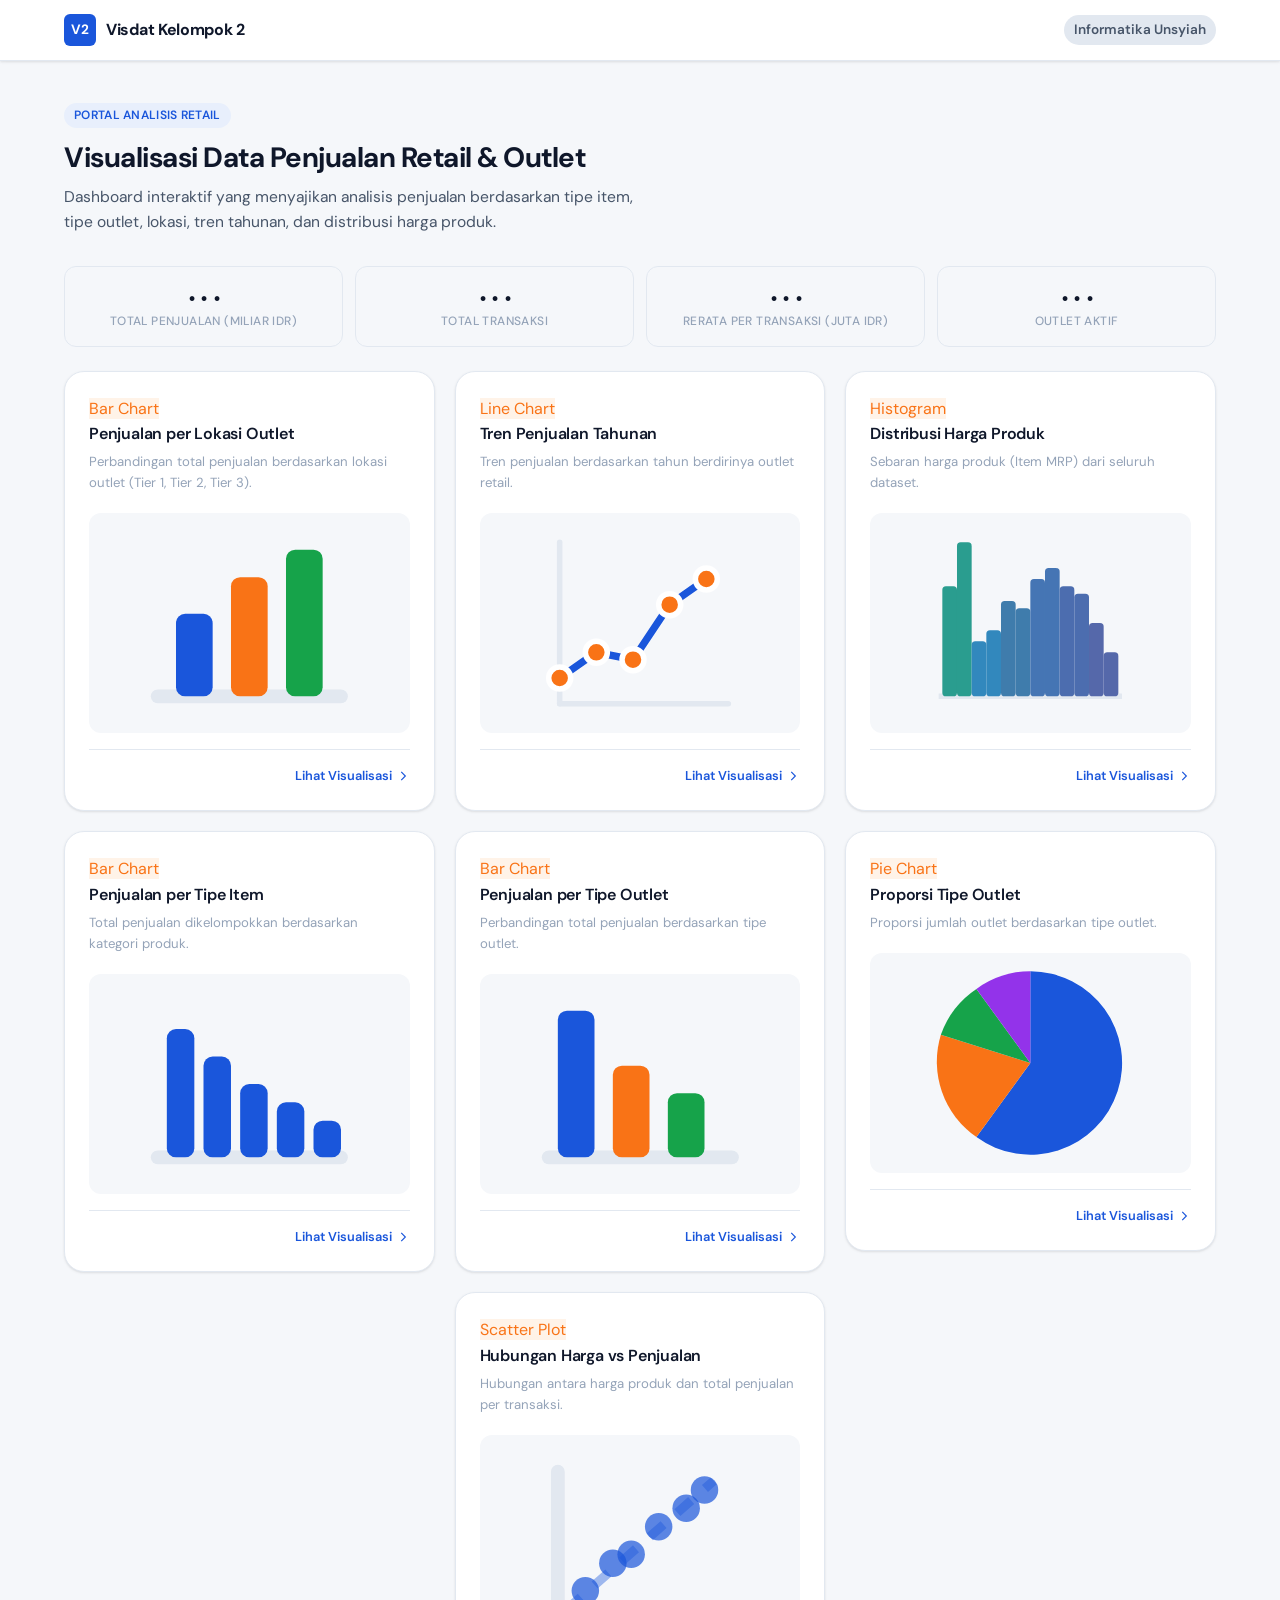
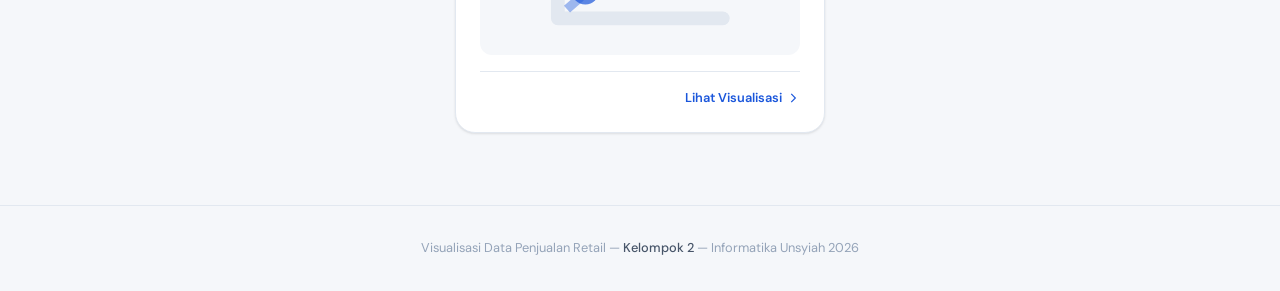
<file: index.html>
<!DOCTYPE html>
<html lang="id">
<head>
  <meta charset="UTF-8" />
  <meta name="viewport" content="width=device-width, initial-scale=1.0" />
  <title>Dashboard Analisis Penjualan Retail — Kelompok 2</title>
  <link rel="stylesheet" href="style.css" />
  <script src="https://d3js.org/d3.v7.min.js"></script>
  <style>
    /* scatter card sendirian → centered */
    .dashboard-grid .card-link:last-child:nth-child(3n+1) {
      grid-column: 2 / 3;
    }
  </style>
</head>
<body>

  <!-- navbar -->
  <nav class="navbar">
    <div class="navbar-inner">
      <a class="navbar-brand" href="index.html">
        <span class="brand-icon">V2</span>
        <span>Visdat Kelompok 2</span>
      </a>
      <span style="font-size: 0.85rem; font-weight: 600; color: var(--text-secondary); background: var(--border); padding: 4px 10px; border-radius: 99px;">
        Informatika Unsyiah
      </span>
    </div>
  </nav>

  <!-- hero -->
  <header class="page-hero fade-in">
    <span class="badge">Portal Analisis Retail</span>
    <h1>Visualisasi Data Penjualan Retail &amp; Outlet</h1>
    <p>Dashboard interaktif yang menyajikan analisis penjualan berdasarkan tipe item, tipe outlet, lokasi, tren tahunan, dan distribusi harga produk.</p>
  </header>

  <!-- stats -->
  <div class="page-wrapper fade-in">
    <div class="stats-row">
      <div class="stat-item">
        <div id="stat-total-sales" class="stat-value">...</div>
        <div class="stat-label">Total Penjualan (Miliar IDR)</div>
      </div>
      <div class="stat-item">
        <div id="stat-total-items" class="stat-value">...</div>
        <div class="stat-label">Total Transaksi</div>
      </div>
      <div class="stat-item">
        <div id="stat-avg-sales" class="stat-value">...</div>
        <div class="stat-label">Rerata per Transaksi (Juta IDR)</div>
      </div>
      <div class="stat-item">
        <div id="stat-outlet-count" class="stat-value">...</div>
        <div class="stat-label">Outlet Aktif</div>
      </div>
    </div>
  </div>

  <!-- dashboard grid -->
  <main class="dashboard-grid fade-in">

    <!-- bar chart lokasi -->
    <a class="card-link" href="pages/bar_chart_lokasi.html">
      <article class="card">
        <span class="badge" style="background: var(--accent-light); color: var(--accent);">Bar Chart</span>
        <h3 class="card-title">Penjualan per Lokasi Outlet</h3>
        <p class="card-subtitle">Perbandingan total penjualan berdasarkan lokasi outlet (Tier 1, Tier 2, Tier 3).</p>
        <div class="chart-preview" style="display: flex; align-items: center; justify-content: center; background: var(--bg); border-radius: var(--radius-md);">
          <svg width="60" height="60" viewBox="0 0 24 24" fill="none" stroke-width="1.5">
            <path d="M2 20h20" stroke="var(--border)" stroke-linecap="round" />
            <rect x="4" y="11" width="4" height="9" rx="1" fill="var(--cat-1)" />
            <rect x="10" y="7" width="4" height="13" rx="1" fill="var(--cat-2)" />
            <rect x="16" y="4" width="4" height="16" rx="1" fill="var(--cat-3)" />
          </svg>
        </div>
        <div class="card-footer-link">
          <span>Lihat Visualisasi</span>
          <svg fill="none" stroke="currentColor" stroke-width="2" viewBox="0 0 24 24"><path d="M9 5l7 7-7 7"/></svg>
        </div>
      </article>
    </a>

    <!-- line chart -->
    <a class="card-link" href="pages/line_chart.html">
      <article class="card">
        <span class="badge" style="background: var(--accent-light); color: var(--accent);">Line Chart</span>
        <h3 class="card-title">Tren Penjualan Tahunan</h3>
        <p class="card-subtitle">Tren penjualan berdasarkan tahun berdirinya outlet retail.</p>
        <div class="chart-preview" style="display: flex; align-items: center; justify-content: center; background: var(--bg); border-radius: var(--radius-md);">
          <svg width="60" height="60" viewBox="0 0 60 60" fill="none">
            <line x1="8" y1="8" x2="8" y2="52" stroke="var(--border)" stroke-width="1.5" stroke-linecap="round"/>
            <line x1="8" y1="52" x2="54" y2="52" stroke="var(--border)" stroke-width="1.5" stroke-linecap="round"/>
            <polyline points="8,45 18,38 28,40 38,25 48,18" stroke="var(--primary)" stroke-width="2" stroke-linecap="round" stroke-linejoin="round" fill="none"/>
            <circle cx="8"  cy="45" r="3" fill="var(--accent)" stroke="white" stroke-width="1.5"/>
            <circle cx="18" cy="38" r="3" fill="var(--accent)" stroke="white" stroke-width="1.5"/>
            <circle cx="28" cy="40" r="3" fill="var(--accent)" stroke="white" stroke-width="1.5"/>
            <circle cx="38" cy="25" r="3" fill="var(--accent)" stroke="white" stroke-width="1.5"/>
            <circle cx="48" cy="18" r="3" fill="var(--accent)" stroke="white" stroke-width="1.5"/>
          </svg>
        </div>
        <div class="card-footer-link">
          <span>Lihat Visualisasi</span>
          <svg fill="none" stroke="currentColor" stroke-width="2" viewBox="0 0 24 24"><path d="M9 5l7 7-7 7"/></svg>
        </div>
      </article>
    </a>

    <!-- histogram -->
    <a class="card-link" href="pages/histogram.html">
      <article class="card">
        <span class="badge" style="background: var(--accent-light); color: var(--accent);">Histogram</span>
        <h3 class="card-title">Distribusi Harga Produk</h3>
        <p class="card-subtitle">Sebaran harga produk (Item MRP) dari seluruh dataset.</p>
        <div class="chart-preview" style="display: flex; align-items: center; justify-content: center; background: var(--bg); border-radius: var(--radius-md);">
          <svg width="60" height="60" viewBox="0 0 60 60">
          <line x1="5" y1="50" x2="55" y2="50"
                stroke="var(--border)" stroke-width="1.5"/>

                <rect x="6"  y="20" width="4" height="30" rx="1" fill="#2a9d8f"/>
                <rect x="10" y="8"  width="4" height="42" rx="1" fill="#2a9d8f"/>

                <rect x="14" y="35" width="4" height="15" rx="1" fill="#3288bd"/>
                <rect x="18" y="32" width="4" height="18" rx="1" fill="#3288bd"/>

                <rect x="22" y="24" width="4" height="26" rx="1" fill="#3f7cac"/>
                <rect x="26" y="26" width="4" height="24" rx="1" fill="#3f7cac"/>

                <rect x="30" y="18" width="4" height="32" rx="1" fill="#4575b4"/>
                <rect x="34" y="15" width="4" height="35" rx="1" fill="#4575b4"/>

                <rect x="38" y="20" width="4" height="30" rx="1" fill="#4c6daf"/>
                <rect x="42" y="22" width="4" height="28" rx="1" fill="#4c6daf"/>

                <rect x="46" y="30" width="4" height="20" rx="1" fill="#5568aa"/>
                <rect x="50" y="38" width="4" height="12" rx="1" fill="#5568aa"/>
        </svg>
        </div>
        <div class="card-footer-link">
          <span>Lihat Visualisasi</span>
          <svg fill="none" stroke="currentColor" stroke-width="2" viewBox="0 0 24 24"><path d="M9 5l7 7-7 7"/></svg>
        </div>
      </article>
    </a>

    <!-- bar chart item -->
    <a class="card-link" href="pages/bar_chart_item.html">
      <article class="card">
        <span class="badge" style="background: var(--accent-light); color: var(--accent);">Bar Chart</span>
        <h3 class="card-title">Penjualan per Tipe Item</h3>
        <p class="card-subtitle">Total penjualan dikelompokkan berdasarkan kategori produk.</p>
        <div class="chart-preview" style="display: flex; align-items: center; justify-content: center; background: var(--bg); border-radius: var(--radius-md);">
          <svg width="60" height="60" viewBox="0 0 24 24" fill="none" stroke-width="1.5">
            <path d="M2 20h20" stroke="var(--border)" stroke-linecap="round" />
            <rect x="3"  y="6"  width="3" height="14" rx="1" fill="var(--primary)" />
            <rect x="7"  y="9"  width="3" height="11" rx="1" fill="var(--primary)" />
            <rect x="11" y="12" width="3" height="8"  rx="1" fill="var(--primary)" />
            <rect x="15" y="14" width="3" height="6"  rx="1" fill="var(--primary)" />
            <rect x="19" y="16" width="3" height="4"  rx="1" fill="var(--primary)" />
          </svg>
        </div>
        <div class="card-footer-link">
          <span>Lihat Visualisasi</span>
          <svg fill="none" stroke="currentColor" stroke-width="2" viewBox="0 0 24 24"><path d="M9 5l7 7-7 7"/></svg>
        </div>
      </article>
    </a>

    <!-- bar chart outlet -->
    <a class="card-link" href="pages/bar_chart_outlet.html">
      <article class="card">
        <span class="badge" style="background: var(--accent-light); color: var(--accent);">Bar Chart</span>
        <h3 class="card-title">Penjualan per Tipe Outlet</h3>
        <p class="card-subtitle">Perbandingan total penjualan berdasarkan tipe outlet.</p>
        <div class="chart-preview" style="display: flex; align-items: center; justify-content: center; background: var(--bg); border-radius: var(--radius-md);">
          <svg width="60" height="60" viewBox="0 0 24 24" fill="none" stroke-width="1.5">
            <path d="M2 20h20" stroke="var(--border)" stroke-linecap="round" />
            <rect x="3"  y="4"  width="4" height="16" rx="1" fill="var(--cat-1)" />
            <rect x="9"  y="10" width="4" height="10" rx="1" fill="var(--cat-2)" />
            <rect x="15" y="13" width="4" height="7"  rx="1" fill="var(--cat-3)" />
          </svg>
        </div>
        <div class="card-footer-link">
          <span>Lihat Visualisasi</span>
          <svg fill="none" stroke="currentColor" stroke-width="2" viewBox="0 0 24 24"><path d="M9 5l7 7-7 7"/></svg>
        </div>
      </article>
    </a>

    <!-- pie chart -->
    <a class="card-link" href="pages/pie_chart.html">
      <article class="card">
        <span class="badge" style="background: var(--accent-light); color: var(--accent);">Pie Chart</span>
        <h3 class="card-title">Proporsi Tipe Outlet</h3>
        <p class="card-subtitle">Proporsi jumlah outlet berdasarkan tipe outlet.</p>
        <div class="chart-preview" style="display: flex; align-items: center; justify-content: center; background: var(--bg); border-radius: var(--radius-md);">
          <!-- donut: r=25, circumference=157.08. Segmen: 60% cat-1, 25% cat-2, 15% cat-3 -->
          <!-- stroke-dashoffset dimulai dari atas (-39.27 = -circumference/4) -->
         <svg width="60" height="60" viewBox="0 0 60 60">
          <!-- biru 60% -->
          <path d="M30,30 L30,5
          A25,25 0 1,1 15.3,50.2
          Z"
          fill="var(--cat-1)"/>

          <!-- oranye 20% -->
          <path d="M30,30 L15.3,50.2
          A25,25 0 0,1 5.6,22.3
          Z"
          fill="var(--cat-2)"/>

          <!-- hijau 10% -->
          <path d="M30,30 L5.6,22.3
          A25,25 0 0,1 15.3,9.8
          Z"
         fill="var(--cat-3)"/>

         <!-- ungu 10% -->
          <path d="M30,30 L15.3,9.8
          A25,25 0 0,1 30,5
          Z"
          fill="var(--cat-4)"/>
        </svg>
        </div>
        <div class="card-footer-link">
          <span>Lihat Visualisasi</span>
          <svg fill="none" stroke="currentColor" stroke-width="2" viewBox="0 0 24 24"><path d="M9 5l7 7-7 7"/></svg>
        </div>
      </article>
    </a>

    <!-- scatter plot — card ke-7, sendirian di baris terakhir → centered via CSS -->
    <a class="card-link" href="pages/scatter_plot.html">
      <article class="card">
        <span class="badge" style="background: var(--accent-light); color: var(--accent);">Scatter Plot</span>
        <h3 class="card-title">Hubungan Harga vs Penjualan</h3>
        <p class="card-subtitle">Hubungan antara harga produk dan total penjualan per transaksi.</p>
        <div class="chart-preview" style="display: flex; align-items: center; justify-content: center; background: var(--bg); border-radius: var(--radius-md);">
          <svg width="60" height="60" viewBox="0 0 24 24" fill="none" stroke-width="1.5">
            <path d="M3 20h18M3 4v16" stroke="var(--border)" stroke-linecap="round" />
            <line x1="4" y1="19" x2="20" y2="5" stroke="var(--primary)" stroke-width="1" stroke-dasharray="2 2" opacity="0.4"/>
            <circle cx="6"  cy="17" r="1.5" fill="var(--primary)" fill-opacity="0.7" />
            <circle cx="9"  cy="14" r="1.5" fill="var(--primary)" fill-opacity="0.7" />
            <circle cx="11" cy="13" r="1.5" fill="var(--primary)" fill-opacity="0.7" />
            <circle cx="14" cy="10" r="1.5" fill="var(--primary)" fill-opacity="0.7" />
            <circle cx="17" cy="8"  r="1.5" fill="var(--primary)" fill-opacity="0.7" />
            <circle cx="19" cy="6"  r="1.5" fill="var(--primary)" fill-opacity="0.7" />
          </svg>
        </div>
        <div class="card-footer-link">
          <span>Lihat Visualisasi</span>
          <svg fill="none" stroke="currentColor" stroke-width="2" viewBox="0 0 24 24"><path d="M9 5l7 7-7 7"/></svg>
        </div>
      </article>
    </a>

  </main>

  <!-- footer -->
  <footer class="footer">
    Visualisasi Data Penjualan Retail &mdash; <span>Kelompok 2</span> &mdash; Informatika Unsyiah 2026
  </footer>

  <script src="js/main.js"></script>
</body>
</html>
</file>
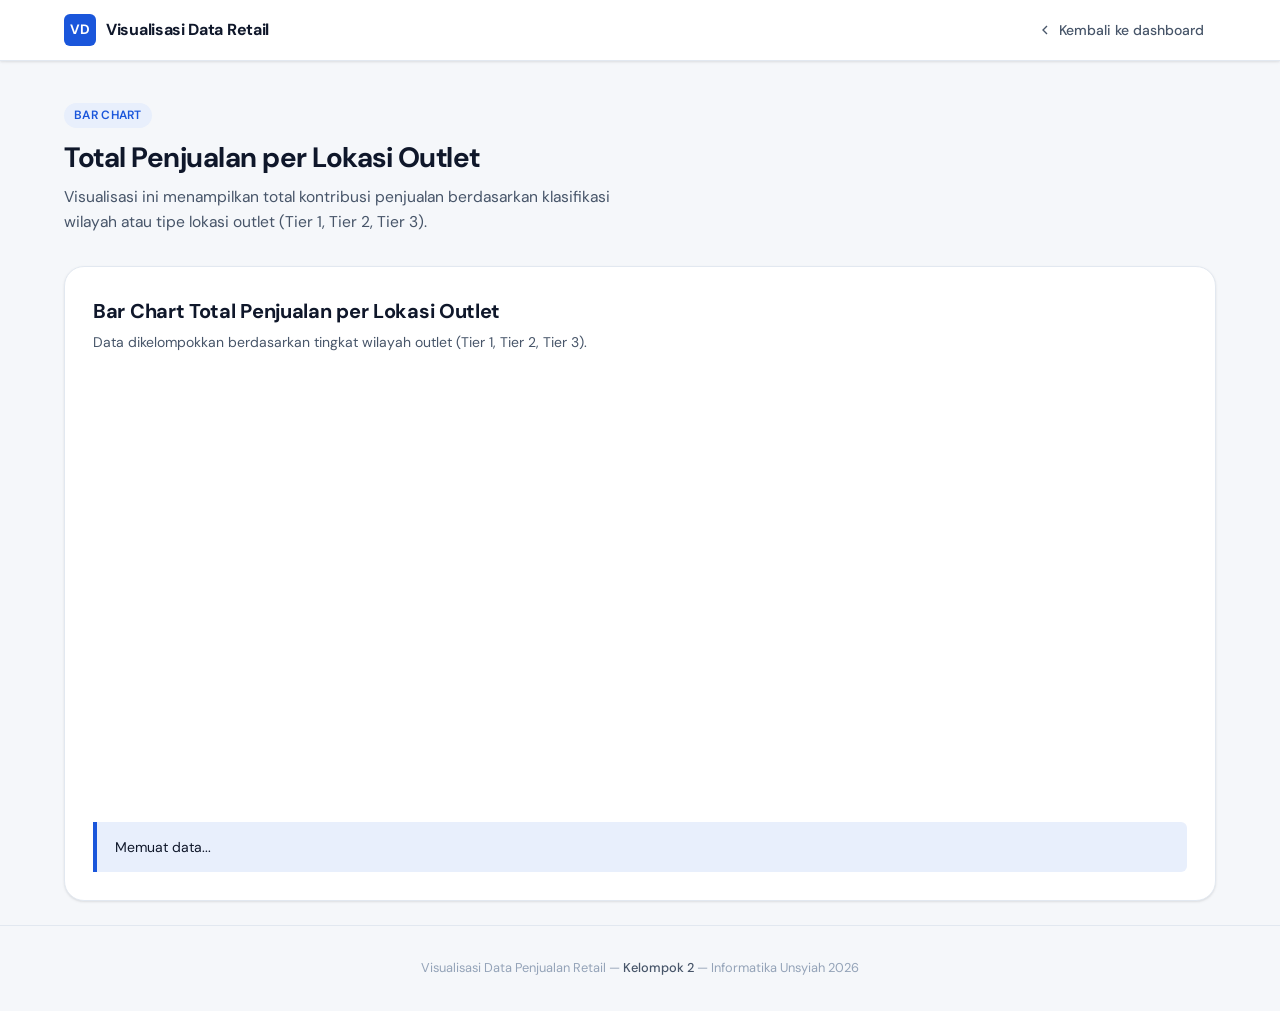
<file: pages/bar_chart_lokasi.html>
<!DOCTYPE html>
<html lang="id">
<head>
  <meta charset="UTF-8" />
  <meta name="viewport" content="width=device-width, initial-scale=1.0" />
  <title>Bar Chart Lokasi - Visualisasi Data Penjualan Retail</title>
  <link rel="stylesheet" href="../style.css" />
  <script src="https://d3js.org/d3.v7.min.js"></script>
</head>
<body>
  <nav class="navbar">
    <div class="navbar-inner">
      <a class="navbar-brand" href="../index.html">
        <span class="brand-icon">VD</span>
        <span>Visualisasi Data Retail</span>
      </a>
      <a class="navbar-back" href="../index.html">
        <svg viewBox="0 0 24 24" fill="none" stroke="currentColor" stroke-width="2">
          <path d="M15 18l-6-6 6-6" />
        </svg>
        Kembali ke dashboard
      </a>
    </div>
  </nav>

  <header class="page-hero">
    <span class="badge">Bar Chart</span>
    <h1>Total Penjualan per Lokasi Outlet</h1>
    <p>Visualisasi ini menampilkan total kontribusi penjualan berdasarkan klasifikasi wilayah atau tipe lokasi outlet (Tier 1, Tier 2, Tier 3).</p>
  </header>

  <main class="chart-container fade-in">
    <div class="chart-header">
      <h2>Bar Chart Total Penjualan per Lokasi Outlet</h2>
      <p>Data dikelompokkan berdasarkan tingkat wilayah outlet (Tier 1, Tier 2, Tier 3).</p>
    </div>

    <div id="chart" class="chart-area"></div>
    <div class="insight-box" id="insight-box">Memuat data...</div>
  </main>

  <div id="tooltip" class="tooltip"></div>

  <footer class="footer">
    Visualisasi Data Penjualan Retail &mdash; <span>Kelompok 2</span> &mdash; Informatika Unsyiah 2026
  </footer>

  <script src="../js/bar_chart_lokasi.js"></script>
</body>
</html>
</file>
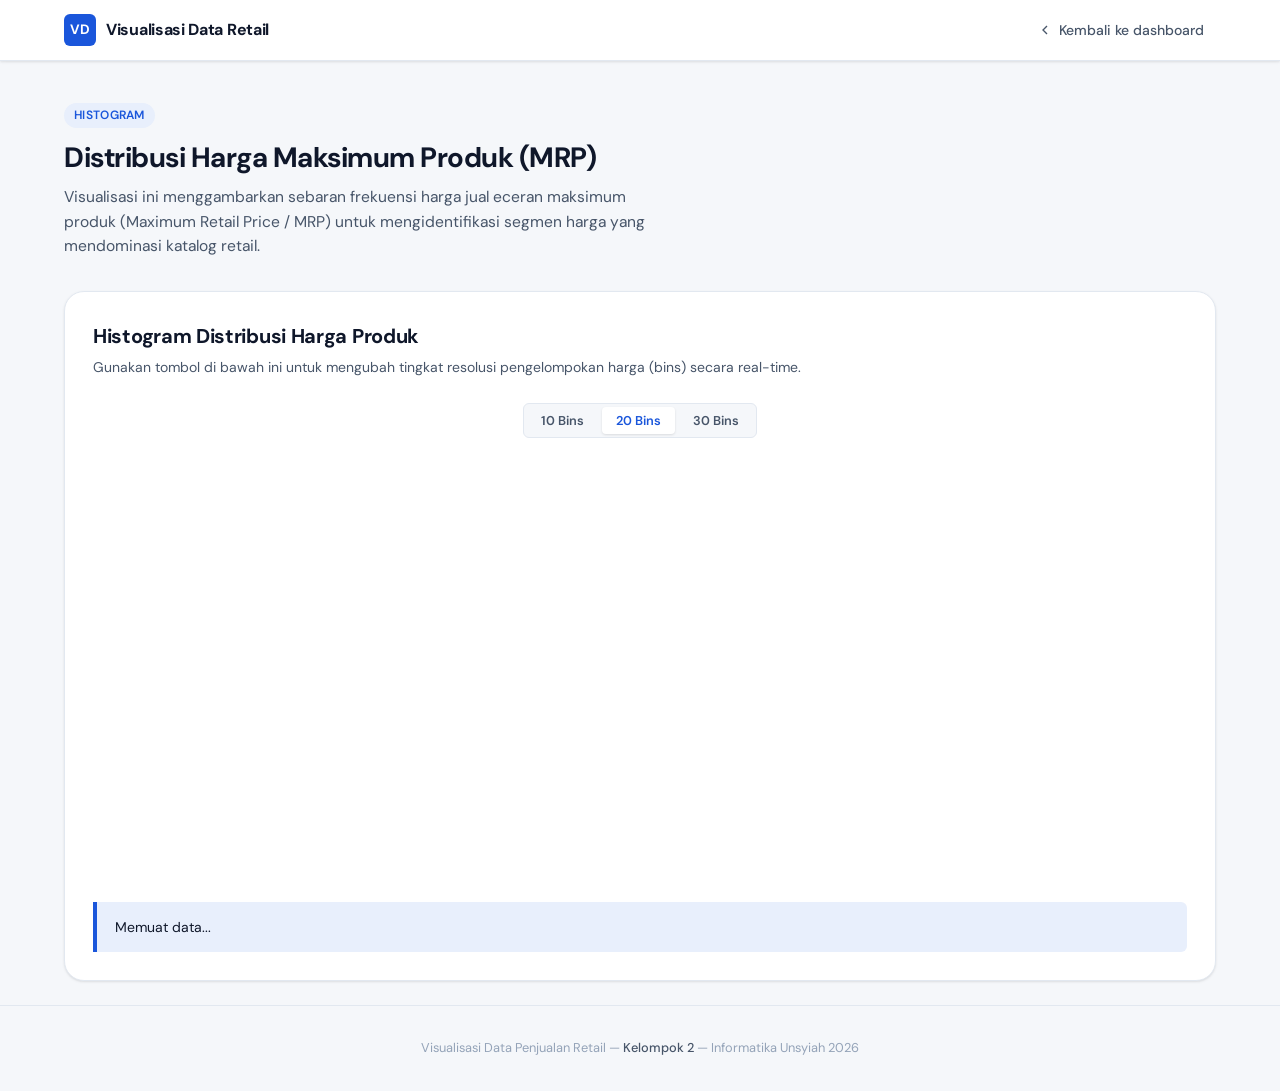
<file: pages/histogram.html>
<!DOCTYPE html>
<html lang="id">
<head>
  <meta charset="UTF-8" />
  <meta name="viewport" content="width=device-width, initial-scale=1.0" />
  <title>Histogram Distribusi Harga - Visualisasi Data Penjualan Retail</title>
  <link rel="stylesheet" href="../style.css" />
  <script src="https://d3js.org/d3.v7.min.js"></script>
</head>
<body>
  <nav class="navbar">
    <div class="navbar-inner">
      <a class="navbar-brand" href="../index.html">
        <span class="brand-icon">VD</span>
        <span>Visualisasi Data Retail</span>
      </a>
      <a class="navbar-back" href="../index.html">
        <svg viewBox="0 0 24 24" fill="none" stroke="currentColor" stroke-width="2">
          <path d="M15 18l-6-6 6-6" />
        </svg>
        Kembali ke dashboard
      </a>
    </div>
  </nav>

  <header class="page-hero">
    <span class="badge">Histogram</span>
    <h1>Distribusi Harga Maksimum Produk (MRP)</h1>
    <p>Visualisasi ini menggambarkan sebaran frekuensi harga jual eceran maksimum produk (Maximum Retail Price / MRP) untuk mengidentifikasi segmen harga yang mendominasi katalog retail.</p>
  </header>

  <main class="chart-container fade-in">
    <div class="chart-header">
      <h2>Histogram Distribusi Harga Produk</h2>
      <p>Gunakan tombol di bawah ini untuk mengubah tingkat resolusi pengelompokan harga (bins) secara real-time.</p>
    </div>

    <!-- Interactive Bin Controller -->
    <div style="display: flex; justify-content: center; margin-bottom: 20px;">
      <div class="btn-group">
        <button class="btn-toggle" id="btn-bins-10">10 Bins</button>
        <button class="btn-toggle active" id="btn-bins-20">20 Bins</button>
        <button class="btn-toggle" id="btn-bins-30">30 Bins</button>
      </div>
    </div>

    <div id="chart" class="chart-area"></div>
    <div class="insight-box" id="insight-box">Memuat data...</div>
  </main>

  <div id="tooltip" class="tooltip"></div>

  <footer class="footer">
    Visualisasi Data Penjualan Retail &mdash; <span>Kelompok 2</span> &mdash; Informatika Unsyiah 2026
  </footer>

  <script src="../js/histogram.js"></script>
</body>
</html>
</file>
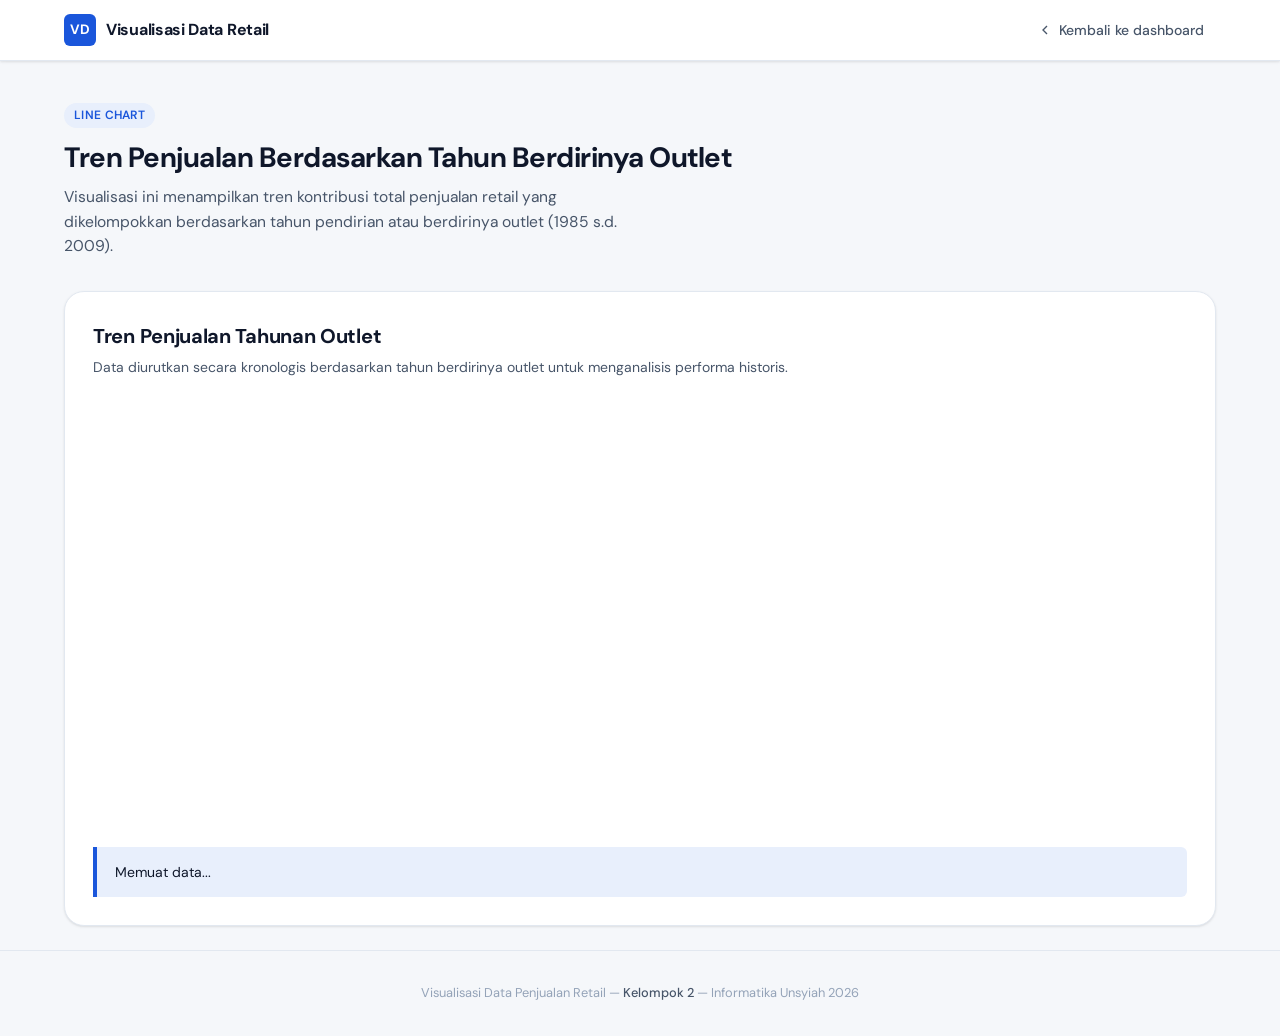
<file: pages/line_chart.html>
<!DOCTYPE html>
<html lang="id">
<head>
  <meta charset="UTF-8" />
  <meta name="viewport" content="width=device-width, initial-scale=1.0" />
  <title>Line Chart Tren Penjualan - Visualisasi Data Penjualan Retail</title>
  <link rel="stylesheet" href="../style.css" />
  <script src="https://d3js.org/d3.v7.min.js"></script>
</head>
<body>
  <nav class="navbar">
    <div class="navbar-inner">
      <a class="navbar-brand" href="../index.html">
        <span class="brand-icon">VD</span>
        <span>Visualisasi Data Retail</span>
      </a>
      <a class="navbar-back" href="../index.html">
        <svg viewBox="0 0 24 24" fill="none" stroke="currentColor" stroke-width="2">
          <path d="M15 18l-6-6 6-6" />
        </svg>
        Kembali ke dashboard
      </a>
    </div>
  </nav>

  <header class="page-hero">
    <span class="badge">Line Chart</span>
    <h1>Tren Penjualan Berdasarkan Tahun Berdirinya Outlet</h1>
    <p>Visualisasi ini menampilkan tren kontribusi total penjualan retail yang dikelompokkan berdasarkan tahun pendirian atau berdirinya outlet (1985 s.d. 2009).</p>
  </header>

  <main class="chart-container fade-in">
    <div class="chart-header">
      <h2>Tren Penjualan Tahunan Outlet</h2>
      <p>Data diurutkan secara kronologis berdasarkan tahun berdirinya outlet untuk menganalisis performa historis.</p>
    </div>

    <div id="chart" class="chart-area"></div>
    <div class="insight-box" id="insight-box">Memuat data...</div>
  </main>

  <div id="tooltip" class="tooltip"></div>

 <footer class="footer">
    Visualisasi Data Penjualan Retail &mdash; <span>Kelompok 2</span> &mdash; Informatika Unsyiah 2026
  </footer>

  <script src="../js/line_chart.js"></script>
</body>
</html>
</file>
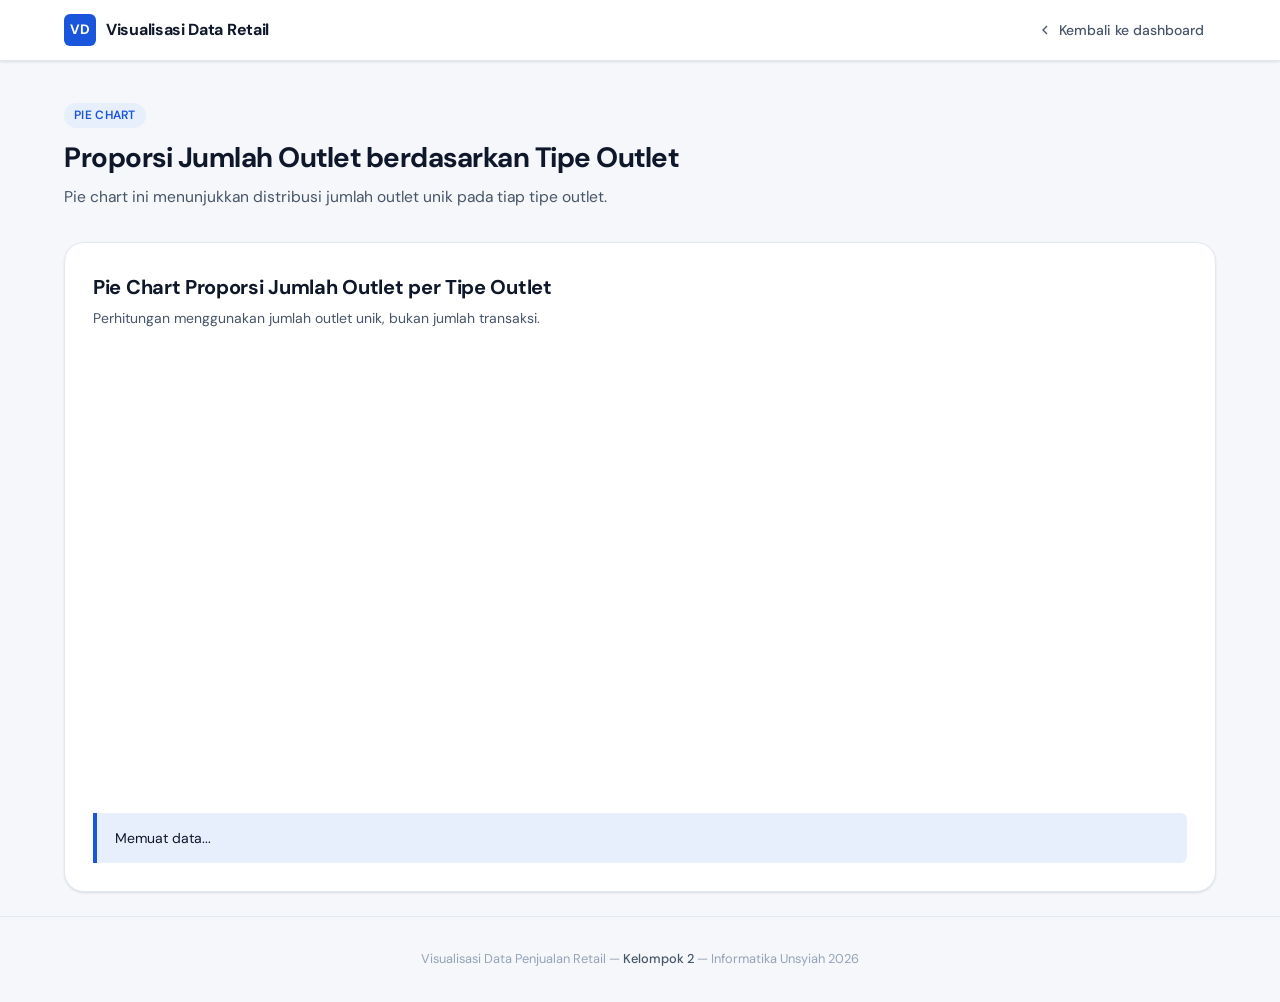
<file: pages/pie_chart.html>
<!DOCTYPE html>
<html lang="id">
<head>
  <meta charset="UTF-8" />
  <meta name="viewport" content="width=device-width, initial-scale=1.0" />
  <title>Pie Chart - Visualisasi Data Penjualan Retail</title>
  <link rel="stylesheet" href="../style.css" />
  <script src="https://d3js.org/d3.v7.min.js"></script>
</head>
<body>
  <nav class="navbar">
    <div class="navbar-inner">
      <a class="navbar-brand" href="../index.html">
        <span class="brand-icon">VD</span>
        <span>Visualisasi Data Retail</span>
      </a>
      <a class="navbar-back" href="../index.html">
        <svg viewBox="0 0 24 24" fill="none" stroke="currentColor" stroke-width="2">
          <path d="M15 18l-6-6 6-6" />
        </svg>
        Kembali ke dashboard
      </a>
    </div>
  </nav>

  <header class="page-hero">
    <span class="badge">Pie Chart</span>
    <h1>Proporsi Jumlah Outlet berdasarkan Tipe Outlet</h1>
    <p>Pie chart ini menunjukkan distribusi jumlah outlet unik pada tiap tipe outlet.</p>
  </header>

  <main class="chart-container fade-in">
    <div class="chart-header">
      <h2>Pie Chart Proporsi Jumlah Outlet per Tipe Outlet</h2>
      <p>Perhitungan menggunakan jumlah outlet unik, bukan jumlah transaksi.</p>
    </div>

    <div id="chart" class="chart-area" style="height: 420px;"></div>
    <div id="legend" class="legend"></div>
    <div class="insight-box" id="insight-box">Memuat data...</div>
  </main>

  <div id="tooltip" class="tooltip"></div>

  <footer class="footer">
    Visualisasi Data Penjualan Retail &mdash; <span>Kelompok 2</span> &mdash; Informatika Unsyiah 2026
  </footer>

  <script src="../js/pie_chart.js"></script>
</body>
</html>
</file>
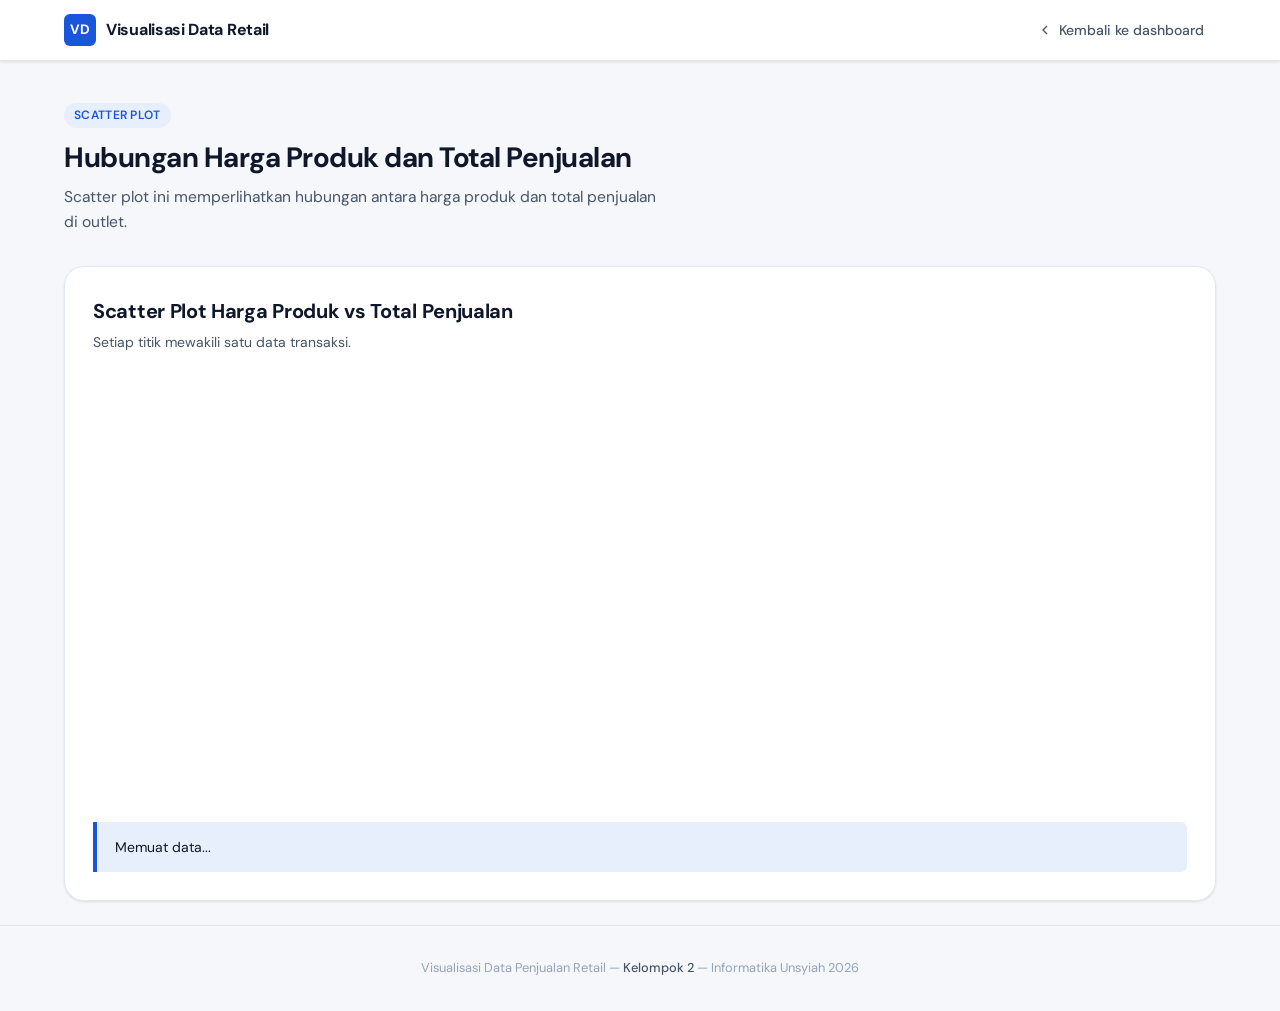
<file: pages/scatter_plot.html>
<!DOCTYPE html>
<html lang="id">
<head>
  <meta charset="UTF-8" />
  <meta name="viewport" content="width=device-width, initial-scale=1.0" />
  <title>Scatter Plot - Visualisasi Data Penjualan Retail</title>
  <link rel="stylesheet" href="../style.css" />
  <script src="https://d3js.org/d3.v7.min.js"></script>
</head>
<body>
  <nav class="navbar">
    <div class="navbar-inner">
      <a class="navbar-brand" href="../index.html">
        <span class="brand-icon">VD</span>
        <span>Visualisasi Data Retail</span>
      </a>
      <a class="navbar-back" href="../index.html">
        <svg viewBox="0 0 24 24" fill="none" stroke="currentColor" stroke-width="2">
          <path d="M15 18l-6-6 6-6" />
        </svg>
        Kembali ke dashboard
      </a>
    </div>
  </nav>

  <header class="page-hero">
    <span class="badge">Scatter Plot</span>
    <h1>Hubungan Harga Produk dan Total Penjualan</h1>
    <p>Scatter plot ini memperlihatkan hubungan antara harga produk dan total penjualan di outlet.</p>
  </header>

  <main class="chart-container fade-in">
    <div class="chart-header">
      <h2>Scatter Plot Harga Produk vs Total Penjualan</h2>
      <p>Setiap titik mewakili satu data transaksi.</p>
    </div>

    <div id="chart" class="chart-area"></div>
    <div class="insight-box" id="insight-box">Memuat data...</div>
  </main>

  <div id="tooltip" class="tooltip"></div>

  <footer class="footer">
    Visualisasi Data Penjualan Retail &mdash; <span>Kelompok 2</span> &mdash; Informatika Unsyiah 2026
  </footer>

  <script src="../js/scatter_plot.js"></script>
</body>
</html>
</file>
<file: style.css>
/* Kelompok 2 - Visualisasi Data 2026 */

@import url('https://fonts.googleapis.com/css2?family=DM+Sans:ital,opsz,wght@0,9..40,300;0,9..40,400;0,9..40,500;0,9..40,600;0,9..40,700;1,9..40,300&family=DM+Mono:wght@400;500&display=swap');

:root {
  --primary:        #1a56db;
  --primary-dark:   #1141a8;
  --primary-light:  #e8effc;

  --accent:         #f97316;
  --accent-light:   #fff3e8;

  --bg:             #f5f7fa;
  --surface:        #ffffff;
  --border:         #e2e8f0;
  --text-primary:   #0f172a;
  --text-secondary: #475569;
  --text-muted:     #94a3b8;

  /* warna kategori untuk bar & pie */
  --cat-1:  #1a56db;
  --cat-2:  #f97316;
  --cat-3:  #16a34a;
  --cat-4:  #9333ea;
  --cat-5:  #dc2626;
  --cat-6:  #0891b2;
  --cat-7:  #ca8a04;
  --cat-8:  #db2777;

  /* sequential - histogram & scatter */
  --seq-1:  #440154;
  --seq-2:  #3b528b;
  --seq-3:  #21918c;
  --seq-4:  #5ec962;
  --seq-5:  #fde725;

  --bar-fill:       #1a56db;
  --bar-fill-hover: #f97316;
  --line-stroke:    #1a56db;
  --dot-fill:       #f97316;

  --font-main:  'DM Sans', sans-serif;
  --font-mono:  'DM Mono', monospace;

  --radius-sm:  6px;
  --radius-md:  12px;
  --radius-lg:  20px;

  --shadow-sm:  0 1px 3px rgba(0,0,0,.08), 0 1px 2px rgba(0,0,0,.04);
  --shadow-md:  0 4px 12px rgba(0,0,0,.1),  0 2px 4px rgba(0,0,0,.06);
  --shadow-lg:  0 10px 30px rgba(0,0,0,.12), 0 4px 8px rgba(0,0,0,.06);
}

/* reset */
*, *::before, *::after {
  box-sizing: border-box;
  margin: 0;
  padding: 0;
}

html {
  font-size: 16px;
  scroll-behavior: smooth;
}

body {
  font-family: var(--font-main);
  background-color: var(--bg);
  color: var(--text-primary);
  line-height: 1.6;
  min-height: 100vh;
}

a {
  color: var(--primary);
  text-decoration: none;
}

a:hover {
  color: var(--primary-dark);
  text-decoration: underline;
}

.page-wrapper {
  max-width: 1200px;
  margin: 0 auto;
  padding: 0 24px;
}

/* navbar */
.navbar {
  background: var(--surface);
  border-bottom: 1px solid var(--border);
  box-shadow: var(--shadow-sm);
  position: sticky;
  top: 0;
  z-index: 100;
}

.navbar-inner {
  max-width: 1200px;
  margin: 0 auto;
  padding: 0 24px;
  height: 60px;
  display: flex;
  align-items: center;
  justify-content: space-between;
}

.navbar-brand {
  display: flex;
  align-items: center;
  gap: 10px;
  font-size: 1rem;
  font-weight: 700;
  color: var(--text-primary);
  text-decoration: none;
  letter-spacing: -0.3px;
}

.navbar-brand .brand-icon {
  width: 32px;
  height: 32px;
  background: var(--primary);
  border-radius: var(--radius-sm);
  display: flex;
  align-items: center;
  justify-content: center;
  color: white;
  font-size: 0.85rem;
  font-weight: 700;
}

.navbar-brand:hover {
  text-decoration: none;
  color: var(--primary);
}

.navbar-back {
  display: flex;
  align-items: center;
  gap: 6px;
  font-size: 0.875rem;
  font-weight: 500;
  color: var(--text-secondary);
  padding: 6px 12px;
  border-radius: var(--radius-sm);
  transition: all 0.2s;
}

.navbar-back:hover {
  background: var(--bg);
  color: var(--primary);
  text-decoration: none;
}

.navbar-back svg {
  width: 16px;
  height: 16px;
}

/* page header */
.page-hero {
  padding: 40px 24px 32px;
  max-width: 1200px;
  margin: 0 auto;
}

.page-hero h1 {
  font-size: 1.75rem;
  font-weight: 700;
  color: var(--text-primary);
  letter-spacing: -0.5px;
  line-height: 1.3;
  margin-bottom: 8px;
}

.page-hero p {
  font-size: 0.975rem;
  color: var(--text-secondary);
  max-width: 600px;
}

.page-hero .badge {
  display: inline-flex;
  align-items: center;
  gap: 5px;
  font-size: 0.75rem;
  font-weight: 600;
  background: var(--primary-light);
  color: var(--primary);
  padding: 3px 10px;
  border-radius: 99px;
  margin-bottom: 12px;
  letter-spacing: 0.3px;
  text-transform: uppercase;
}

/* card */
.card {
  background: var(--surface);
  border: 1px solid var(--border);
  border-radius: var(--radius-lg);
  box-shadow: var(--shadow-sm);
  padding: 24px;
  transition: box-shadow 0.2s, transform 0.2s;
}

.card:hover {
  box-shadow: var(--shadow-md);
}

.card-title {
  font-size: 1rem;
  font-weight: 600;
  color: var(--text-primary);
  margin-bottom: 4px;
  letter-spacing: -0.2px;
}

.card-subtitle {
  font-size: 0.825rem;
  color: var(--text-muted);
  margin-bottom: 20px;
}

.card-link {
  display: block;
  cursor: pointer;
  text-decoration: none;
  color: inherit;
}

.card-link:hover {
  text-decoration: none;
  color: inherit;
}

.card-link:hover .card {
  box-shadow: var(--shadow-lg);
  transform: translateY(-2px);
  border-color: var(--primary);
}

.card-link:hover .card-title {
  color: var(--primary);
}

/* dashboard grid */
.dashboard-grid {
  display: grid;
  grid-template-columns: repeat(auto-fill, minmax(340px, 1fr));
  gap: 20px;
  padding: 0 24px 48px;
  max-width: 1200px;
  margin: 0 auto;
}

.chart-preview {
  width: 100%;
  height: 220px;
  overflow: hidden;
}

.chart-preview svg {
  width: 100%;
  height: 100%;
}

.card-footer-link {
  display: flex;
  align-items: center;
  justify-content: flex-end;
  gap: 4px;
  font-size: 0.8rem;
  font-weight: 600;
  color: var(--primary);
  margin-top: 16px;
  padding-top: 16px;
  border-top: 1px solid var(--border);
}

.card-footer-link svg {
  width: 14px;
  height: 14px;
  transition: transform 0.2s;
}

.card-link:hover .card-footer-link svg {
  transform: translateX(3px);
}

/* halaman chart individual */
.chart-container {
  background: var(--surface);
  border: 1px solid var(--border);
  border-radius: var(--radius-lg);
  box-shadow: var(--shadow-sm);
  padding: 28px;
  margin: 0 24px 24px;
  max-width: 1152px;
  margin-left: auto;
  margin-right: auto;
}

.chart-header {
  margin-bottom: 24px;
}

.chart-header h2 {
  font-size: 1.25rem;
  font-weight: 700;
  color: var(--text-primary);
  letter-spacing: -0.3px;
  margin-bottom: 4px;
}

.chart-header p {
  font-size: 0.875rem;
  color: var(--text-secondary);
}

#chart, .chart-area {
  width: 100%;
  height: 420px;
}

/* D3 elements */
.axis text {
  font-family: var(--font-main);
  font-size: 12px;
  fill: var(--text-secondary);
}

.axis path,
.axis line {
  stroke: var(--border);
  stroke-width: 1px;
}

.axis .domain {
  stroke: var(--border);
}

/* grid lebih halus */
.grid line {
  stroke: var(--border);
  stroke-dasharray: 3,3;
  stroke-opacity: 0.3;
}

.grid path {
  stroke-width: 0;
}

.bar {
  fill: var(--bar-fill);
  transition: fill 0.2s;
  cursor: pointer;
}

.bar:hover {
  fill: var(--accent);
}

.line-path {
  fill: none;
  stroke: var(--line-stroke);
  stroke-width: 2.5px;
  stroke-linejoin: round;
  stroke-linecap: round;
}

.area-path {
  fill: var(--primary-light);
  opacity: 0.5;
}

.dot {
  fill: var(--dot-fill);
  stroke: white;
  stroke-width: 2px;
  cursor: pointer;
  transition: r 0.15s;
}

.dot:hover {
  r: 7;
}

.scatter-dot {
  fill: var(--primary);
  fill-opacity: 0.65;
  stroke: var(--primary);
  stroke-opacity: 0.3;
  stroke-width: 1px;
  cursor: pointer;
  transition: fill-opacity 0.15s, r 0.15s;
}

.scatter-dot:hover {
  fill-opacity: 1;
  r: 6;
}

.arc path {
  stroke: white;
  stroke-width: 2px;
  cursor: pointer;
  transition: opacity 0.2s;
}

.arc path:hover {
  opacity: 0.85;
}

.arc-label {
  font-family: var(--font-main);
  font-size: 12px;
  font-weight: 600;
  fill: var(--text-primary);
  pointer-events: none;
}

/* tooltip */
.tooltip {
  position: absolute;
  background: var(--text-primary);
  color: white;
  padding: 8px 12px;
  border-radius: var(--radius-sm);
  font-family: var(--font-main);
  font-size: 13px;
  font-weight: 500;
  pointer-events: none;
  opacity: 0;
  transition: opacity 0.15s;
  white-space: nowrap;
  box-shadow: var(--shadow-md);
  z-index: 200;
}

.tooltip.visible {
  opacity: 1;
}

.tooltip-value {
  font-family: var(--font-mono);
  font-weight: 600;
  color: var(--accent);
}

/* legend */
.legend {
  display: flex;
  flex-wrap: wrap;
  gap: 12px;
  margin-top: 16px;
}

.legend-item {
  display: flex;
  align-items: center;
  gap: 6px;
  font-size: 0.8rem;
  color: var(--text-secondary);
}

.legend-swatch {
  width: 12px;
  height: 12px;
  border-radius: 3px;
  flex-shrink: 0;
}

/* insight di bawah chart */
.insight-box {
  background: var(--primary-light);
  border-left: 4px solid var(--primary);
  border-radius: 0 var(--radius-sm) var(--radius-sm) 0;
  padding: 14px 18px;
  margin: 24px 0 0;
  font-size: 0.875rem;
  color: var(--text-primary);
}

.insight-box strong {
  color: var(--primary);
  font-weight: 600;
}

/* stats — hanya untuk index.html, tidak untuk halaman chart individual */
.stats-row {
  display: grid;
  grid-template-columns: repeat(auto-fit, minmax(140px, 1fr));
  gap: 12px;
  margin-bottom: 24px;
}

.stat-item {
  background: var(--bg);
  border: 1px solid var(--border);
  border-radius: var(--radius-md);
  padding: 14px 16px;
  text-align: center;
}

/* diubah dari --primary ke --text-primary */
.stat-value {
  font-size: 1.4rem;
  font-weight: 700;
  color: var(--text-primary);
  font-family: var(--font-mono);
  letter-spacing: -0.5px;
  line-height: 1.2;
}

.stat-label {
  font-size: 0.75rem;
  color: var(--text-muted);
  margin-top: 4px;
  font-weight: 500;
  text-transform: uppercase;
  letter-spacing: 0.4px;
}

/* tombol */
.btn {
  display: inline-flex;
  align-items: center;
  gap: 7px;
  padding: 8px 18px;
  border-radius: var(--radius-sm);
  font-family: var(--font-main);
  font-size: 0.875rem;
  font-weight: 600;
  cursor: pointer;
  border: none;
  transition: all 0.2s;
}

.btn-primary {
  background: var(--primary);
  color: white;
}

.btn-primary:hover {
  background: var(--primary-dark);
}

.btn-outline {
  background: transparent;
  color: var(--primary);
  border: 1.5px solid var(--primary);
}

.btn-outline:hover {
  background: var(--primary-light);
}

/* toggle */
.btn-group {
  display: flex;
  gap: 4px;
  background: var(--bg);
  border: 1px solid var(--border);
  border-radius: var(--radius-sm);
  padding: 3px;
}

.btn-group .btn-toggle {
  padding: 5px 14px;
  border-radius: 4px;
  border: none;
  background: transparent;
  font-family: var(--font-main);
  font-size: 0.8rem;
  font-weight: 600;
  color: var(--text-secondary);
  cursor: pointer;
  transition: all 0.15s;
}

.btn-group .btn-toggle.active {
  background: var(--surface);
  color: var(--primary);
  box-shadow: var(--shadow-sm);
}

/* footer */
.footer {
  text-align: center;
  padding: 32px 24px;
  font-size: 0.8rem;
  color: var(--text-muted);
  border-top: 1px solid var(--border);
  margin-top: 24px;
}

.footer span {
  color: var(--text-secondary);
  font-weight: 500;
}

/* loading */
.loading {
  display: flex;
  align-items: center;
  justify-content: center;
  height: 300px;
  font-size: 0.875rem;
  color: var(--text-muted);
  gap: 10px;
}

.spinner {
  width: 20px;
  height: 20px;
  border: 2px solid var(--border);
  border-top-color: var(--primary);
  border-radius: 50%;
  animation: spin 0.7s linear infinite;
}

@keyframes spin {
  to { transform: rotate(360deg); }
}

/* animasi masuk */
.fade-in {
  opacity: 0;
  transform: translateY(10px);
  animation: fadeIn 0.4s ease forwards;
}

@keyframes fadeIn {
  to {
    opacity: 1;
    transform: translateY(0);
  }
}

.fade-in:nth-child(1) { animation-delay: 0.05s; }
.fade-in:nth-child(2) { animation-delay: 0.1s;  }
.fade-in:nth-child(3) { animation-delay: 0.15s; }
.fade-in:nth-child(4) { animation-delay: 0.2s;  }
.fade-in:nth-child(5) { animation-delay: 0.25s; }
.fade-in:nth-child(6) { animation-delay: 0.3s;  }
.fade-in:nth-child(7) { animation-delay: 0.35s; }

/* responsive */
@media (max-width: 768px) {
  .dashboard-grid {
    grid-template-columns: 1fr;
    padding: 0 16px 32px;
  }

  .page-hero {
    padding: 24px 16px 20px;
  }

  .page-hero h1 {
    font-size: 1.4rem;
  }

  .chart-container {
    margin: 0 16px 20px;
    padding: 20px;
  }

  #chart, .chart-area {
    height: 300px;
  }

  .stats-row {
    grid-template-columns: repeat(2, 1fr);
  }
}

@media (max-width: 480px) {
  .navbar-inner {
    padding: 0 16px;
  }

  .stats-row {
    grid-template-columns: 1fr;
  }
}
</file>
